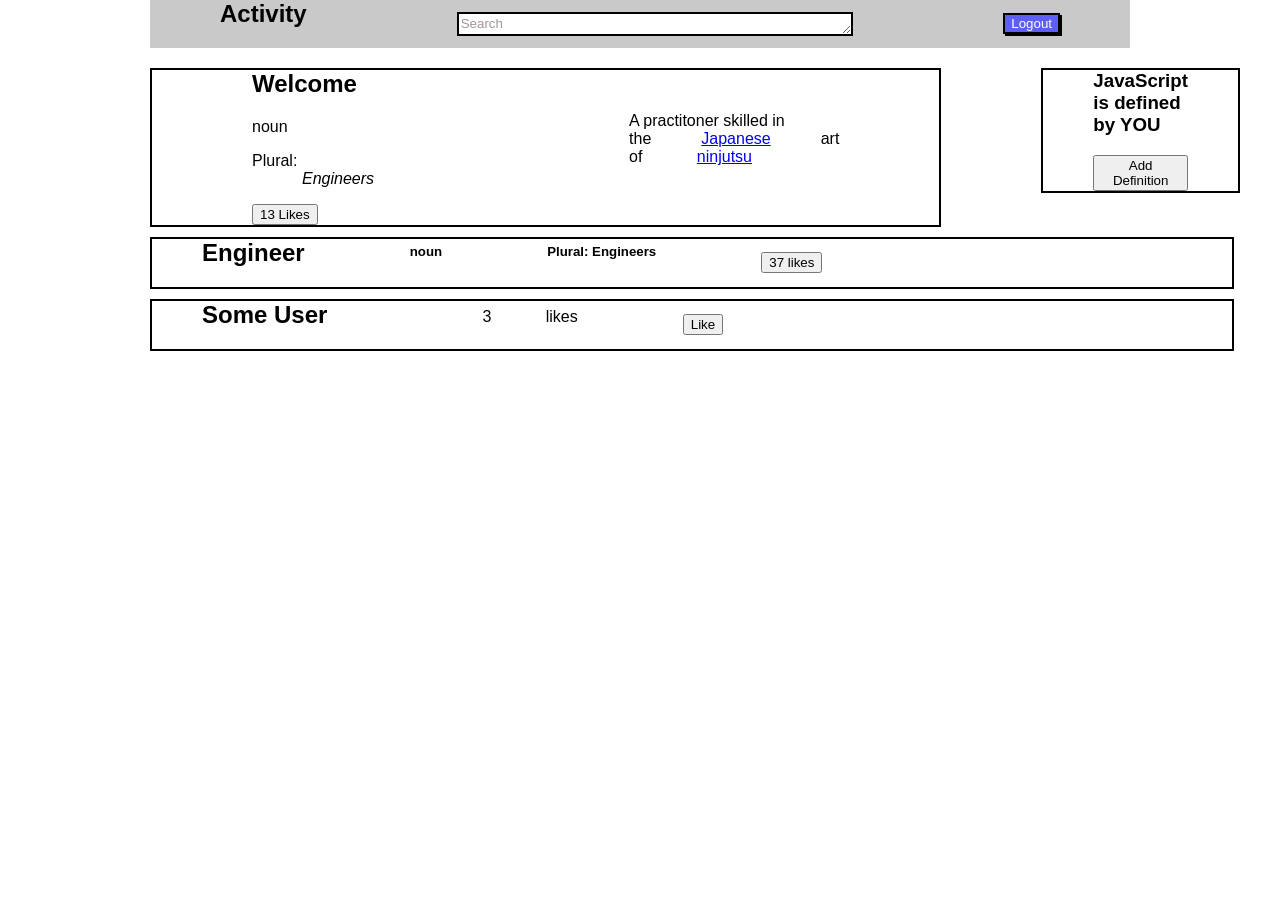
<file: Activity/index.html>
<!DOCTYPE html>
<html lang="en">

<head>
    <meta charset="UTF-8">
    <meta name="viewport" content="width=device-width, initial-scale=1.0">
    <title>Activity</title>
    <link rel="stylesheet" href="style.css">
    <script src="main.js" defer></script>
</head>

<body>
    <nav>
        <h1 class="activity">Activity</h1>
        <textarea class="search" style="height: 16px; width: 558px;">Search</textarea>
        <button class="logout">Logout</button>
    </nav>
    
    <div class="container">
        <div class="left-box">
            <div class="welcome-box">
                <h2 class="welcome">Welcome</h2>
                <p class="part-of-speech">noun</p>
                <p class="plural">Plural: <em>Engineers</em></p>
                <button class="13-likes">13 Likes</button>
            </div>
            <div class="first-card-left">
                <p class="practitoner-skilled">A practitoner skilled in the<a href="#">Japanese</a>art of <a href="#">ninjutsu</a></p>
            </div>
        </div>
        <div class="right-box">
            <h3 class="javascript">JavaScript is defined by YOU</h3>
            <button class="add-definition">Add Definition</button>
        </div>
    </div>
    <div class="seconed-box">
        <h2>Engineer</h2>
        <h5>noun</h5>
        <h5>Plural: Engineers</h5>
        <button class="engineer-btn" onclick="alert('you clicked this button')">37 likes</button>
    </div>
    <div class="third-box">
        <h2>Some User</h2>
        <p><span id="likes">3</span> likes</p>
        <button class="some-user-btn" onclick="addLike(this)">Like</button>
    </div>

</body>

</html>
</file>
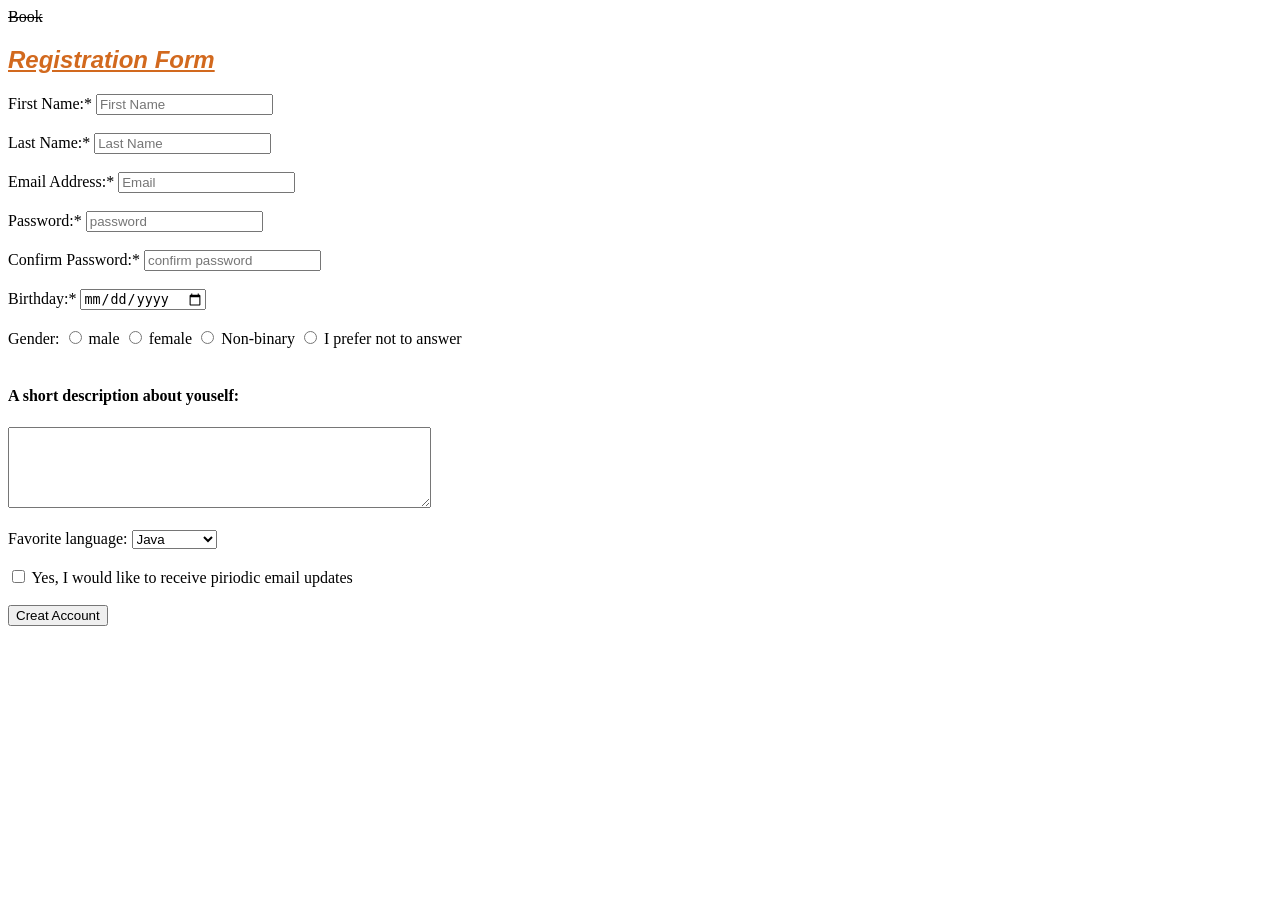
<file: Form.html>
<!DOCTYPE html>
<html lang="en">

<head>
    <meta charset="UTF-8">
    <meta name="viewport" content="width=device-width, initial-scale=1.0">
    <title>Registration Form</title>
    <link rel="stylesheet" href="formStyle.css">
    
</head>
<body>
    <del>Book</del>
    <form action="">
        <h2 class="Registration">Registration Form</h2>
        <div>
            <label for="First_Name" id="First_Name">First Name:* </label>
            <input type="text" placeholder="First Name" required>
        </div>
        <br>
        <div>
            <label for="Last_Name" id="Last_Name">Last Name:* </label>
            <input type="text" placeholder="Last Name" required>
        </div>
        <br>
        <div>
            <label for="email" id="email">Email Address:* </label>
            <input type="email" placeholder="Email" required>
        </div>
        <br>
        <div>
            <label for="password" id="password">Password:* </label>
            <input type="password" placeholder="password" required>
        </div>
        <br>
        <div>
            <label for="confirm password" id="confirm password">Confirm Password:* </label>
            <input type="password" placeholder="confirm password" required>
        </div>
        <br>
        <div>
            <label for="birthday" id="birthday">Birthday:* </label>
            <input type="date" placeholder="birthday" required>
        </div>
        <br>
        <div>
            <label for="gender identify" id="gender_identify">Gender:</label>
            <input type="radio" name="gender" id="male">
            <label for="male">male</label>
            <input type="radio" name="gender" id="female">
            <label for="female">female</label>
            <input type="radio" name="gender" id="not">
            <label for="not">Non-binary</label>
            <input type="radio" name="gender" id="not answer">
            <label for="not answer">I prefer not to answer</label>
        </div>
        <br>
        <div>
            <h4>A short description about youself: </h4>
            <textarea name="comment" id="comment" cols="50" rows="5"></textarea required>
        </div>
        <br>
        <div>
            <label for="fav-lang">Favorite language:</label>
            <select id="fav-lang" name="favorite_language">
            <option value="java" selected>Java</option>
            <option value="python">Python</option>
            <option value="c++">C++</option>
            <option value="javascript">JavaScript</option>
            </select>
        </div>
        <br>
        <div>
            <input type="checkbox" name="approve" id="approve">
            <label for="approve">Yes, I would like to receive piriodic email updates</label>
        </div>
        <br>
        <div class="raghad"></div>
        <button>Creat Account</button>
    </form>
    
</body>
</html>
</file>
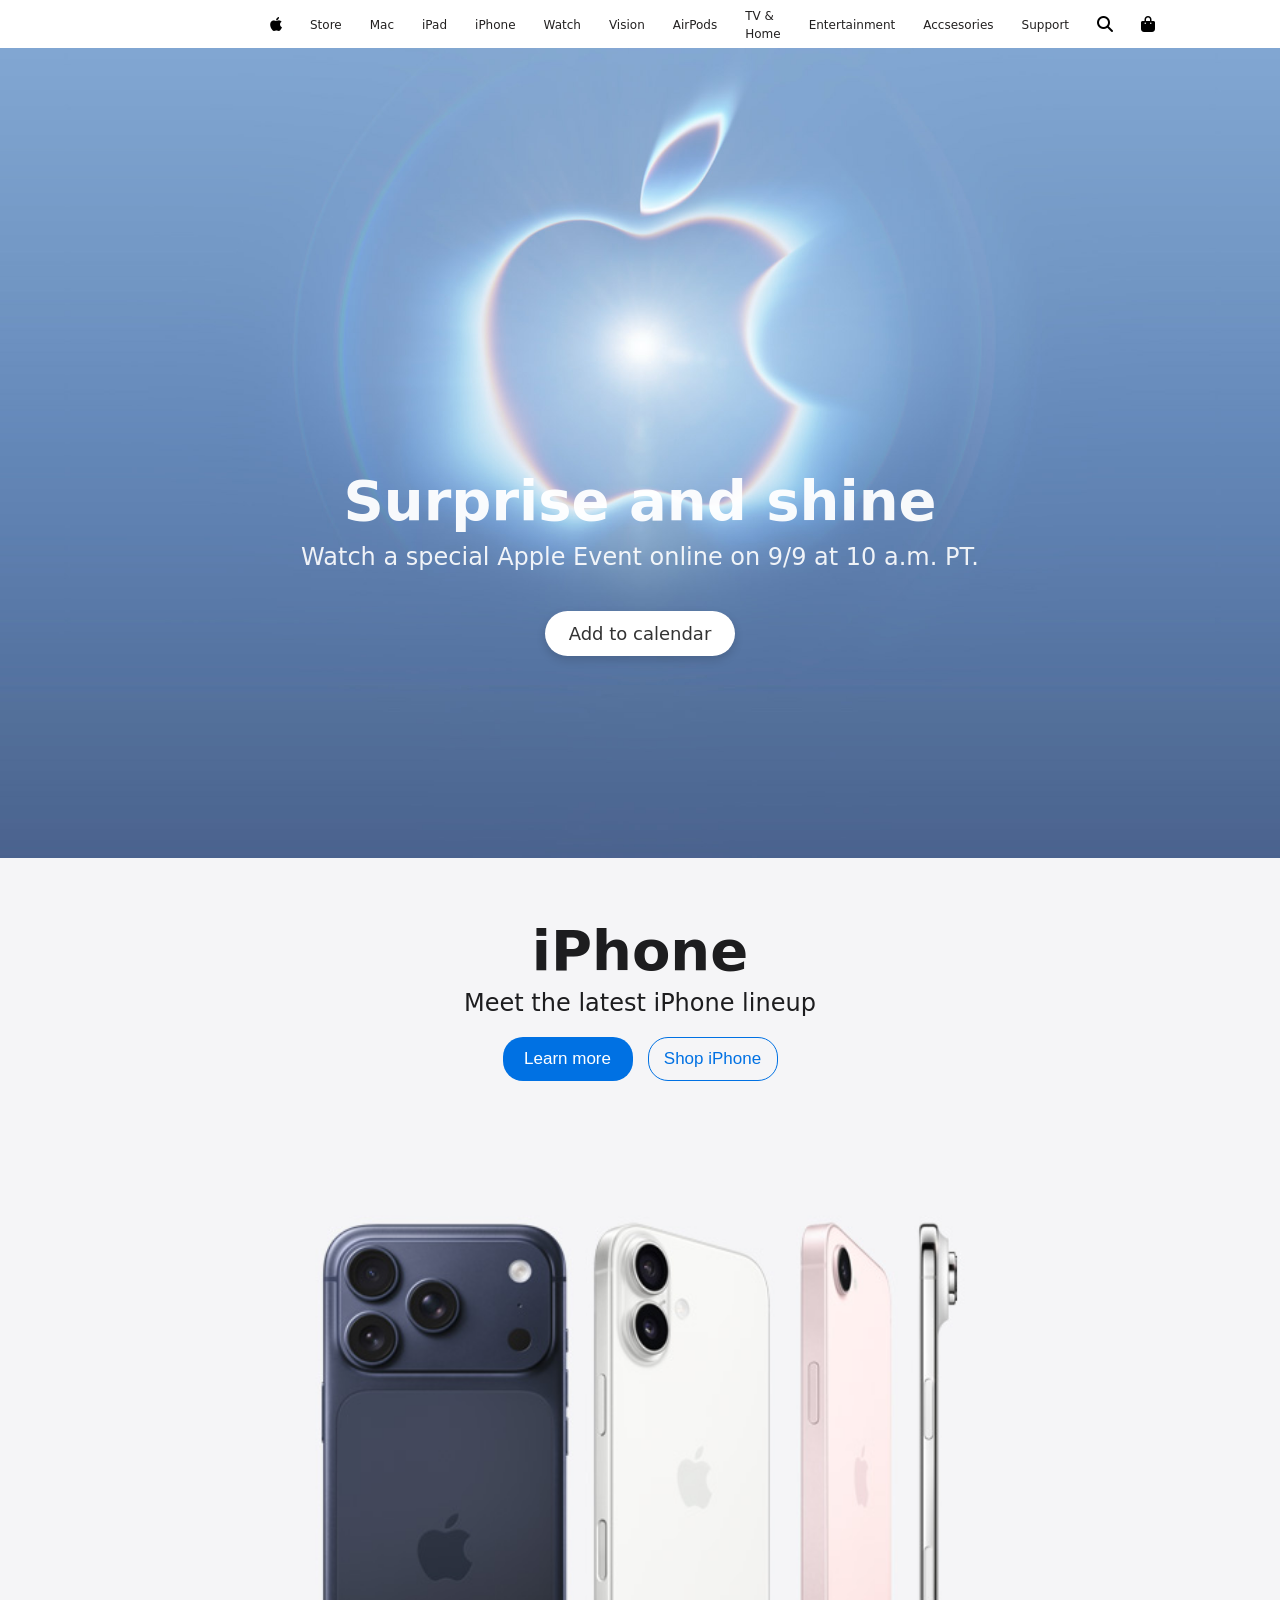
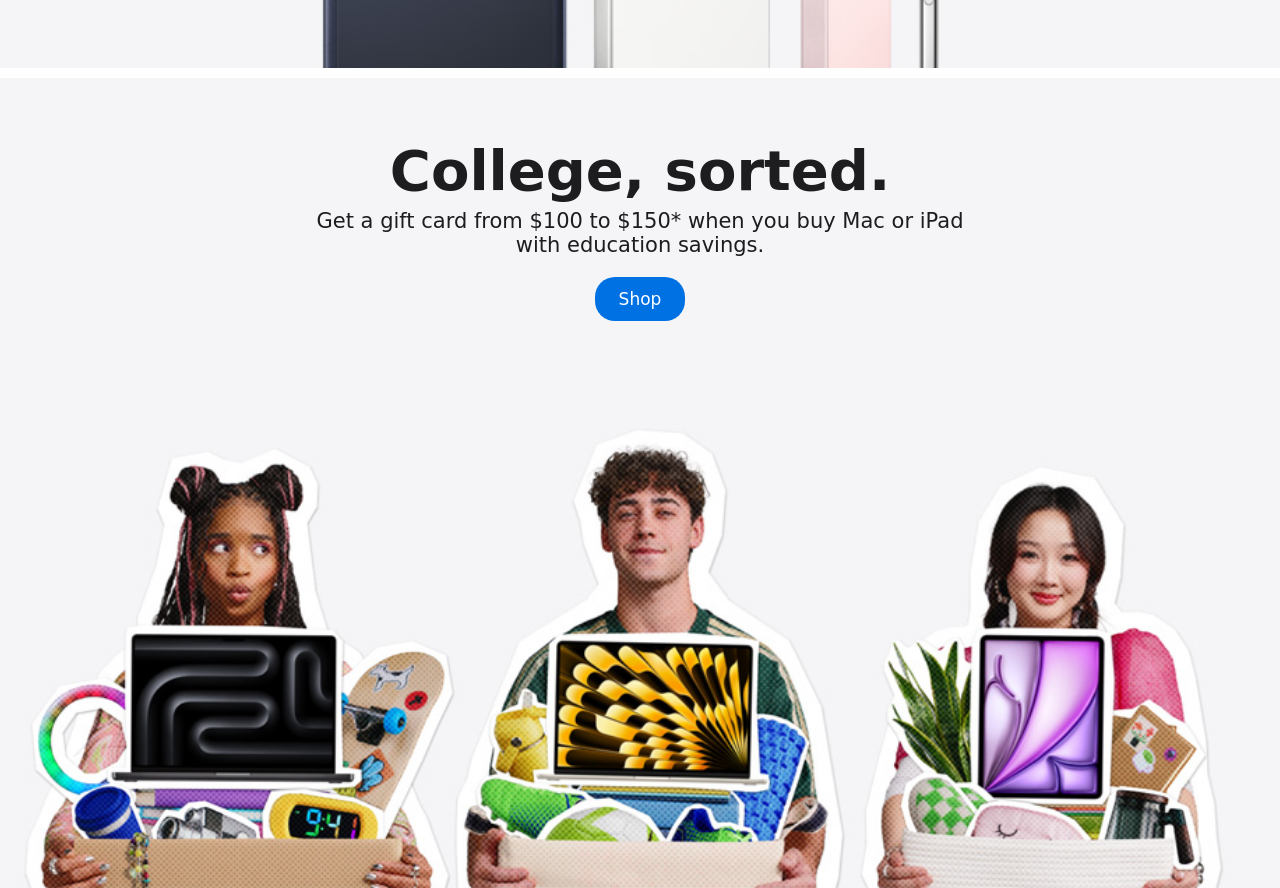
<file: Apple Website/apple.html>
<!DOCTYPE html>
<html lang="en">

<head>
    <meta charset="UTF-8">
    <meta name="viewport" content="width=device-width, initial-scale=1.0">
    <title>Apple</title>
    <link rel="stylesheet" href="apple.css">
    <link rel="stylesheet" href="https://cdnjs.cloudflare.com/ajax/libs/font-awesome/6.5.1/css/all.min.css">
    <script src="apple.js" defer></script>
</head>

<body>
    <nav>
        <i class="fa-brands fa-apple"></i>
        <div class="store-container">
            <a class="nav-links" href="store.html">Store</a>
            <div class="store-menu" style="display: none;">
                <div class="shop-container">
                    <h6 class="shop">Shop</h6>
                    <div class="shop-list">
                        <a href="">Shop the Latest</a>
                        <a href="">Mac</a>
                        <a href="">iPad</a>
                        <a href="">iPhone</a>
                        <a href="">Apple Watch</a>
                        <a href="">Apple Vision Pro</a>
                        <a href="">AirPods</a>
                        <a href="" class="last-line">Accsesories</a>
                    </div>
                </div>
                <div class="quick-links-container">
                    <h6 class="quick-links">Quick Links</h6>
                    <div class="quick-links-list">
                        <a href="">Find a Store</a>
                        <a href="">Order Status</a>
                        <a href="">Apple Upgrade</a>
                        <a href="">Apple Trade In</a>
                        <a href="">Financing</a>
                        <a href="">Personal Setup</a>
                        <a href="">College Student Offer</a>
                    </div>
                </div>
                <div class="shop-special-stores-container">
                    <h6 class="shop-special-stores">Shop Special Stores</h6>
                    <div class="shop-special-stores-list">
                        <a href="">Certified Refurbished</a>
                        <a href="">Education</a>
                        <a href="">Business</a>
                        <a href="">Veterans and Military</a>
                        <a href="">Government</a>
                    </div>
                </div>
            </div>
        </div>

        <div class="mac-container">
            <a class="nav-links" href="">Mac</a>
            <div class="mac-menu" style="display: none;">
                <div class="explore-mac-container">
                    <h6 class="explore-mac">Explore Mac</h6>
                    <div class="explore-mac-list">
                        <a href="">Explore All Mac</a>
                        <a href="">MacBook Neo</a>
                        <a href="">MacBook Air</a>
                        <a href="">MacBook Pro</a>
                        <a href="">iMac</a>
                        <a href="">Mac mini</a>
                        <a href="">Mac Studio</a>
                        <a href="">Displays</a>
                        <a href="" class="top-word small-word">Compare Mac</a>
                        <a href="" class="small-word last-line">Switch from PC to Mac</a>
                    </div>
                </div>
                <div class="shop-mac-container">
                    <h6 class="shop-mac">Shop Mac</h6>
                    <div class="shop-mac-list">
                        <a href="">Shop Mac</a>
                        <a href="">Help Me Choose</a>
                        <a href="">Mac Accsesories</a>
                        <a href="">Apple Upgrade</a>
                        <a href="">Apple Trade In</a>
                        <a href="">Financing</a>
                        <a href="">Personal Setup</a>
                        <a href="">College Student Offer</a>
                    </div>
                </div>
                <div class="more-from-mac-container">
                    <h6 class="more-from-mac">More from Mac</h6>
                    <div class="more-from-mac-list">
                        <a href="">Mac Support</a>
                        <a href="">AppleCare</a>
                        <a href="">macOS 27 Preview</a>
                        <a href="">Apple Intelligence and Siri</a>
                        <a href="">Apps by Apple</a>
                        <a href="">Apple Creator Studio</a>
                        <a href="">Better with iPhone</a>
                        <a href="">iCloud+</a>
                        <a href="">Mac for Business</a>
                        <a href="">Education</a>
                        <a href="">Apple at Work</a>
                    </div>
                </div>
            </div>
        </div>

        <div class="ipad-container">
            <a class="nav-links" href="">iPad</a>
            <div class="ipad-menu" style="display: none;">
                <div class="explore-ipad-container">
                    <h6 class="explore-ipad">Explore iPad</h6>
                    <div class="explore-ipad-list">
                        <a href="">Explore All iPad</a>
                        <a href="">iPad Pro</a>
                        <a href="">iPad Air</a>
                        <a href="">iPad</a>
                        <a href="">iPad mini</a>
                        <a href="">Apple Pencil</a>
                        <a href="">Keyboards</a>
                        <a href="" class="last-line top-word small-word">Compare iPad</a>
                    </div>
                </div>
                <div class="shop-ipad-container">
                    <h6 class="shop-ipad">Shop iPad</h6>
                    <div class="shop-ipad-list">
                        <a href="">shop iPad</a>
                        <a href="">iPad Accsesories</a>
                        <a href="">Apple Upgrade</a>
                        <a href="">Apple Trade In</a>
                        <a href="">Financing</a>
                        <a href="">Personal Setup</a>
                        <a href="">College Student Offer</a>
                    </div>
                </div>
                <div class="more-from-ipad-container">
                    <h6 class="more-from-ipad">More from iPad</h6>
                    <div class="more-from-ipad-list">
                        <a href="">iPad Support</a>
                        <a href="">AppleCare</a>
                        <a href="">iPadOS 27 Preview</a>
                        <a href="">Apple Intelligence and Siri</a>
                        <a href="">Apps by Apple</a>
                        <a href="">Apple Creator Studio</a>
                        <a href="">iCloud+</a>
                        <a href="">Education</a>
                        <a href="">Apple at Work</a>
                    </div>
                </div>
            </div>
        </div>

        <div class="iphone-container">
            <a class="nav-links" href="">iPhone</a>
            <div class="iphone-menu" style="display: none;">
                <div class="explore-iphone-container">
                    <h6 class="explore-iphone">Explore iPhone</h6>
                    <div class="explore-iphone-list">
                        <a href="">Explore All iPhone</a>
                        <a href="">iPhone 17 Pro</a>
                        <a href="">iPhone Air</a>
                        <a href="">iPhone 17</a>
                        <a href="">iPhone 17e</a>
                        <a href="">iPhone 16</a>
                        <a href="" class="top-word small-word">Compare iPhone</a>
                        <a href="" class="last-line small-word">Switch from Android</a>
                    </div>
                </div>
                <div class="shop-iphone-container">
                    <h6 class="shop-iphone">Shop iPhone</h6>
                    <div class="shop-iphone-list">
                        <a href="">Shop iPhone</a>
                        <a href="">iPhone Accessories</a>
                        <a href="">Apple Upgrade</a>
                        <a href="">Apple Trade In</a>
                        <a href="">Carrier Deals at Apple</a>
                        <a href="">Financing</a>
                        <a href="">Personal Setup</a>
                    </div>
                </div>
                <div class="more-from-iphone-container">
                    <h6 class="more-from-iphone">More from iPhone</h6>
                    <div class="more-from-iphone-list">
                        <a href="">iPhone Support</a>
                        <a href="">AppleCare</a>
                        <a href="">iOS 27 Preview</a>
                        <a href="">Apple Intelligence and Siri</a>
                        <a href="">Apps by Apple</a>
                        <a href="">iPhone Privacy</a>
                        <a href="">Better with Mac</a>
                        <a href="">iCloud+</a>
                        <a href="">Wallet, Pay, Card</a>
                        <a href="">Apple at Work</a>
                    </div>
                </div>
            </div>
        </div>

        <div class="watch-container">
            <a class="nav-links" href="">Watch</a>
            <div class="watch-menu" style="display: none;">
                <div class="explore-watch-container">
                    <h6 class="explore-watch">Explore Watch</h6>
                    <div class="explore-watch-list">
                        <a href="">Explore All Apple Watch</a>
                        <a href="">Apple Watch Series 11</a>
                        <a href="">Apple Watch SE 3</a>
                        <a href="">Apple Watch Ultra 3</a>
                        <a href="">Apple Watch Nike</a>
                        <a href="">Apple Watch Hermes</a>
                        <a href="" class="top-word small-word">Compare Watch</a>
                        <a href="" class="last-line small-word">Why Apple Watch</a>
                    </div>
                </div>
                <div class="shop-watch-container">
                    <h6 class="shop-watch">Shop Watch</h6>
                    <div class="shop-watch-list">
                        <a href="">Shop Apple Watch</a>
                        <a href="">Apple Watch Bands</a>
                        <a href="">Apple Watch Accsesories</a>
                        <a href="">Apple Upgrade</a>
                        <a href="">Apple Trade In</a>
                        <a href="">Financing</a>
                        <a href="">Personal Setup</a>
                    </div>
                </div>
                <div class="more-from-watch-container">
                    <h6 class="more-from-watch">More from Watch</h6>
                    <div class="more-from-watch-list">
                        <a href="">Apple Watch Support</a>
                        <a href="">AppleCare</a>
                        <a href="">watchOS 27 Preview</a>
                        <a href="">Apple Watch For Your Kids</a>
                        <a href="">Apps by Apple</a>
                        <a href="">Apple Fitness+</a>
                        <a href="">Education</a>
                    </div>
                </div>
            </div>
        </div>
        <div class="vision-container">
            <a class="nav-links" href="">Vision</a>
            <div class="vision-menu" style="display: none;">
                <div class="explore-vision-container">
                    <h6 class="explore-vision">Explore Vision</h6>
                    <div class="explore-vision-list">
                        <a href="">Explore Apple Vision Pro</a>
                        <a href="" class="top-word small-word">Tech Specs</a>
                    </div>
                </div>
                <div class="shop-vision-container">
                    <h6 class="shop-vision">Shop Vision</h6>
                    <div class="shop-vision-list">
                        <a href="">Shop Apple Vision Pro</a>
                        <a href="">Apple Vision Pro Accessories</a>
                        <a href="">Book a Demo</a>
                        <a href="">Financing</a>
                        <a href="" class="last-line">Personal Setup</a>
                    </div>
                </div>
                <div class="more-from-vision-container">
                    <h6 class="more-from-vision">More from Vision</h6>
                    <div class="more-from-vision-list">
                        <a href="">Apple Vision Pro Support</a>
                        <a href="">AppleCare</a>
                        <a href="">visionOS 27 Preview</a>
                        <a href="">Apple Vision Pro for Enterprise</a>
                    </div>
                </div>
            </div>
        </div>

        <div class="airpods-container">
            <a class="nav-links" href="">AirPods</a>
            <div class="airpods-menu" style="display: none;">
                <div class="explore-airpods-container">
                    <h6 class="explore-airpods">Explore AirPods</h6>
                    <div class="explore-airpods-list">
                        <a href="">Explore All AirPods</a>
                        <a href="">AirPods 4</a>
                        <a href="">AirPods Pro 3</a>
                        <a href="">AirPods Max 2</a>
                        <a href="" class="last-line top-word small-word">Compare AirPods</a>
                    </div>
                </div>
                <div class="shop-airpods-container">
                    <h6 class="shop-airpods">Shop AirPods</h6>
                    <div class="shop-airpods-list">
                        <a href="">Shop AirPods</a>
                        <a href="">AirPods Accessories</a>
                    </div>
                </div>
                <div class="more-from-airpods-container">
                    <h6 class="more-from-airpods">More from AirPods</h6>
                    <div class="more-from-airpods-list">
                        <a href="">AirPods Support</a>
                        <a href="">AppleCare</a>
                        <a href="">Hearing Health</a>
                        <a href="">Apple Music</a>
                        <a href="">Apple Fitness+</a>
                    </div>
                </div>
            </div>
        </div>

        <div class="tvhome-container">
            <a class="nav-links" href="">TV & Home</a>
            <div class="tvhome-menu" style="display: none;">
                <div class="explore-tv&home-container">
                    <h6 class="explore-tvhome">Explore TV & Home</h6>
                    <div class="explore-tvhome-list">
                        <a href="">Explore TV & Home</a>
                        <a href="">Apple TV 4K</a>
                        <a href="">HomePod</a>
                        <a href="">HomePod mini</a>
                    </div>
                </div>
                <div class="shop-tvhome-container">
                    <h6 class="shop-tvhome">Shop TV & Home</h6>
                    <div class="shop-tvhome-list">
                        <a href="">Shop Apple TV 4K</a>
                        <a href="">Shop HomePod</a>
                        <a href="">Shop HomePod mini</a>
                        <a href="">Shop Siri Remote</a>
                        <a href="">TV & Home Accessories</a>
                    </div>
                </div>
                <div class="more-from-tvhome-container">
                    <h6 class="more-from-tvhome">More from TV & Home</h6>
                    <div class="more-from-tvhome-list">
                        <a href="">Apple TV Support</a>
                        <a href="">HomePod Support</a>
                        <a href="">AppleCare for Apple TV</a>
                        <a href="">AppleCare for HomePod</a>
                        <a href="">Apple TV app</a>
                        <a href="">Apple TV</a>
                        <a href="">Home app</a>
                        <a href="">Apple Music</a>
                        <a href="" class="last-line">AirPlay</a>
                    </div>
                </div>
            </div>
        </div>

        <div class="entertainment-container">
            <a class="nav-links" href="">Entertainment</a>
            <div class="entertainment-menu" style="display: none;">
                <div class="explore-entertainment-container">
                    <h6 class="explore-entertainment">Explore Entertainment</h6>
                    <div class="explore-entertainment-list">
                        <a href="">Explore Entertainment</a>
                        <a href="">Apple One</a>
                        <a href="">Apple TV</a>
                        <a href="">Apple Music</a>
                        <a href="">Apple Arcade</a>
                        <a href="">Apple Fitness+</a>
                        <a href="">Apple News+</a>
                        <a href="">Apple Podcasts</a>
                        <a href="">Apple Books</a>
                        <a href="" class="last-line">App Store</a>
                    </div>
                </div>
                <div class="support-container">
                    <h6 class="support">Support</h6>
                    <div class="support-list">
                        <a href="">Apple TV Support</a>
                        <a href="">Apple Music Support</a>
                    </div>
                </div>
            </div>
        </div>

        <div class="accessories-container">
            <a class="nav-links" href="">Accsesories</a>
            <div class="accessories-menu" style="display: none;">
                <div class="shop-by-product-container">
                    <h6 class="shop-by-product">Shop by Product</h6>
                    <div class="shop-by-product-list">
                        <a href="">Shop All Accessories</a>
                        <a href="">iPhone</a>
                        <a href="">iPad</a>
                        <a href="">Mac</a>
                        <a href="">Apple Watch</a>
                        <a href="">Apple Vision Pro</a>
                        <a href="">AirPods</a>
                        <a href="">TV & Home</a>
                        <a href="">AirTag</a>
                        <a href="" class="last-line">Beats</a>
                    </div>
                </div>
                <div class="shop-by-category-container">
                    <h6 class="shop-by-category">Shop by Category</h6>
                    <div class="shop-by-category-list">
                        <a href="">Headphones & Speakers</a>
                        <a href="">Chargers & Adapters</a>
                        <a href="">Smart Home Essentials</a>
                        <a href="">Cases & Protection</a>
                        <a href="">Content Creation</a>
                        <a href="">Gaming</a>
                        <a href="">Hard Drives & Storage</a>
                        <a href="">Mice & Keyboards</a>
                        <a href="">Health & Fitness</a>
                        <a href="">Office Accessories</a>
                        <a href="">Software</a>
                    </div>
                </div>
                <div class="more-to-explore-container">
                    <h6 class="more-to-explore">More to Explore</h6>
                    <div class="more-to-explore-list">
                        <a href="">New Arrivals</a>
                        <a href="">Made by Apple</a>
                        <a href="">Accessibility</a>
                        <a href="">Assistive Technologies</a>
                    </div>
                </div>
            </div>
        </div>

        <div class="support-big-container">
            <a class="nav-links" href="">Support</a>
            <div class="support-menu" style="display: none;">
                <div class="explore-support-container">
                    <h6 class="explore-support">Explore Support</h6>
                    <div class="explore-support-list">
                        <a href="">iPhone</a>
                        <a href="">Mac</a>
                        <a href="">iPad</a>
                        <a href="">Watch</a>
                        <a href="">Apple Vision Pro</a>
                        <a href="">AirPods</a>
                        <a href="">Music</a>
                        <a href="">TV</a>
                        <a href="" class="last-line top-word small-word">Explore Support</a>
                    </div>
                </div>
                <div class="get-help-container">
                    <h6 class="get-help">Get Help</h6>
                    <div class="get-help-list">
                        <a href="">Community</a>
                        <a href="">Check Coverage</a>
                        <a href="">Genius Bar</a>
                        <a href="">Repair</a>
                    </div>
                </div>
                <div class="helpful-topics-container">
                    <h6 class="helpful-topics">Helpful Topics</h6>
                    <div class="helpful-topics-list">
                        <a href="">Get AppleCare</a>
                        <a href="">Apple Account and Password</a>
                        <a href="">Billing & Subscriptions</a>
                        <a href="">Accessibility</a>
                    </div>
                </div>
            </div>
        </div>
        <i class="fa-solid fa-magnifying-glass"></i>
        <i class="fa-solid fa-bag-shopping"></i>
    </nav>
    <div class="first-container">
        <img id="img-one" src="images/hero_apple_event_september_2026__fkq1w4m2h2eu_large_2x.jpg" alt="">
        <h1 id="surprise-and-shine">Surprise and shine</h1>
        <p id="apple-event">Watch a special Apple Event online on 9/9 at 10 a.m. PT.</p>
        <div class="add-to-calender-btn-container">
            <button class="add-to-calender-btn">Add to calendar</button>
        </div>
    </div>
    <div class="start">
        <img id="img-two" src="images/hero_iphone_family__be5jkzxszb1e_large.jpg" alt="">
        <h1 id="iphone">iPhone</h1>
        <p id="ads-sen">Meet the latest iPhone lineup</p>
        <div class="button">
            <button id="btn-learn-more">Learn more</button>
            <button id="btn-shop-iphone">Shop iPhone</button>
        </div>
    </div>
    <div class="space"></div>
    <div class="second">
        <img id="img-three" src="images/hero_back_to_school_2026__cz07tzsg14sy_large.jpg" alt="">
        <h1 id="college">College, sorted.</h1>
        <p id="gift-card">Get a gift card from $100 to $150* when you buy Mac or iPad with education savings.</p>
        <button id="btn-shop" class="button">Shop</button>
    </div>


</body>

</html>
</file>
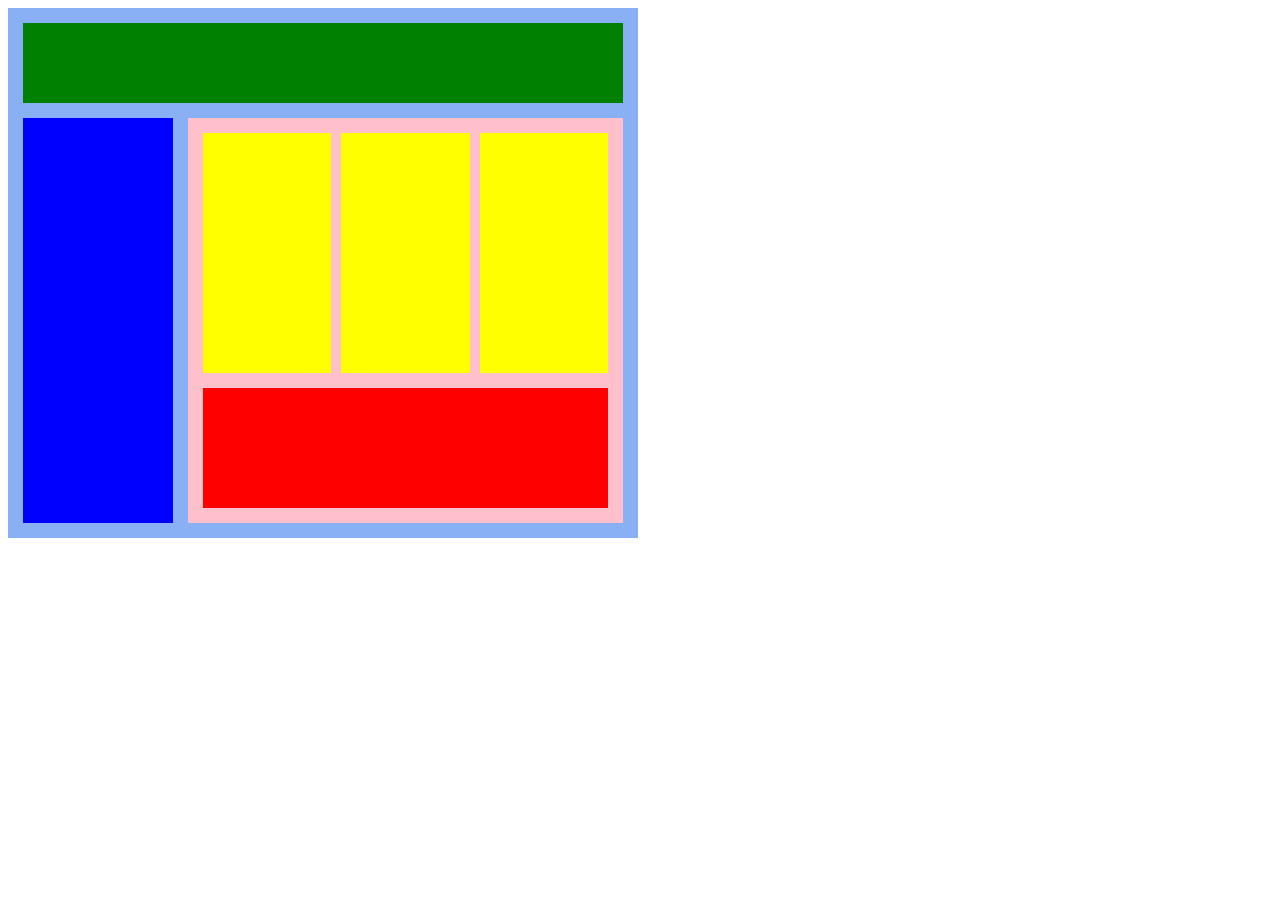
<file: Box-Activity/with-flex.html>
<!DOCTYPE html>
<html lang="en">
<head>
    <meta charset="UTF-8">
    <meta name="viewport" content="width=device-width, initial-scale=1.0">
    <title>Flex Method</title>
    <link rel="stylesheet" href="with-flex.css">
</head>
<body>
    <div class="baby-blue-box">
        <div class="green-box"></div>
        <div class="blue-pink-container">
            <div class="blue-box"></div>
            <div class="pink-box">
                <div class="yellow-container">
                    <div class="yellow-box"></div>
                    <div class="yellow-box"></div>
                    <div class="yellow-box"></div>
                </div>
                <div class="red-box"></div>
            </div>
        </div>
    </div>
    
</body>
</html>
</file>
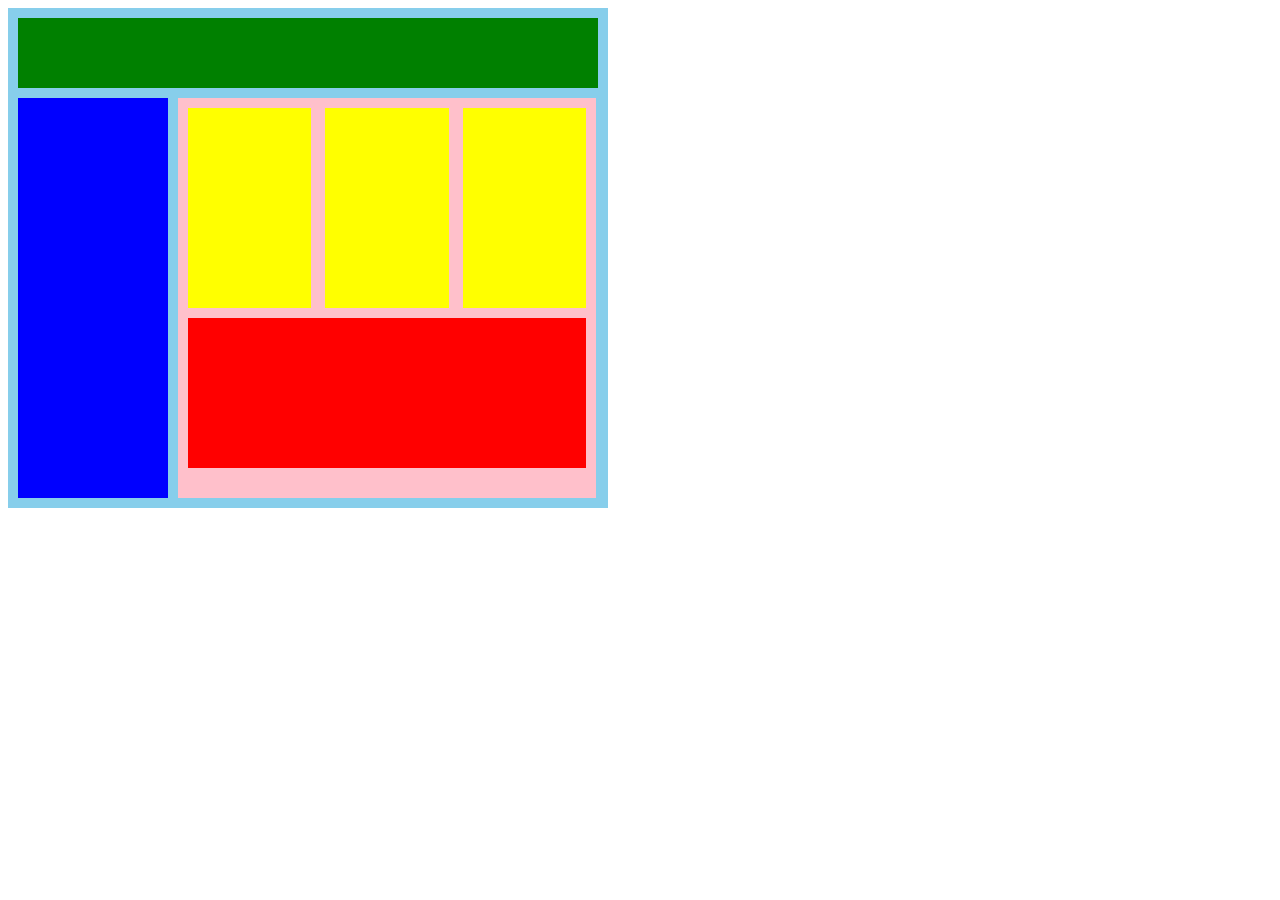
<file: Box-Activity/with-inline.html>
<!DOCTYPE html>
<html lang="en">
<head>
    <meta charset="UTF-8">
    <meta name="viewport" content="width=device-width, initial-scale=1.0">
    <title>Inline Method</title>
    <link rel="stylesheet" href="with-inline.css">
</head>
<body>
    <div class="baby-blue-box">
        <div class="green-box"></div>
        <div class="blue-pink-container">
            <div class="blue-box"></div>
            <div class="pink-box">
                <div class="yellow-container">
                    <div class="yellow-box"></div>
                    <div class="yellow-box"></div>
                    <div class="yellow-box"></div>
                </div>
                <div class="red-box"></div>
            </div>
        </div>
    </div>
    
</body>
</html>
</file>
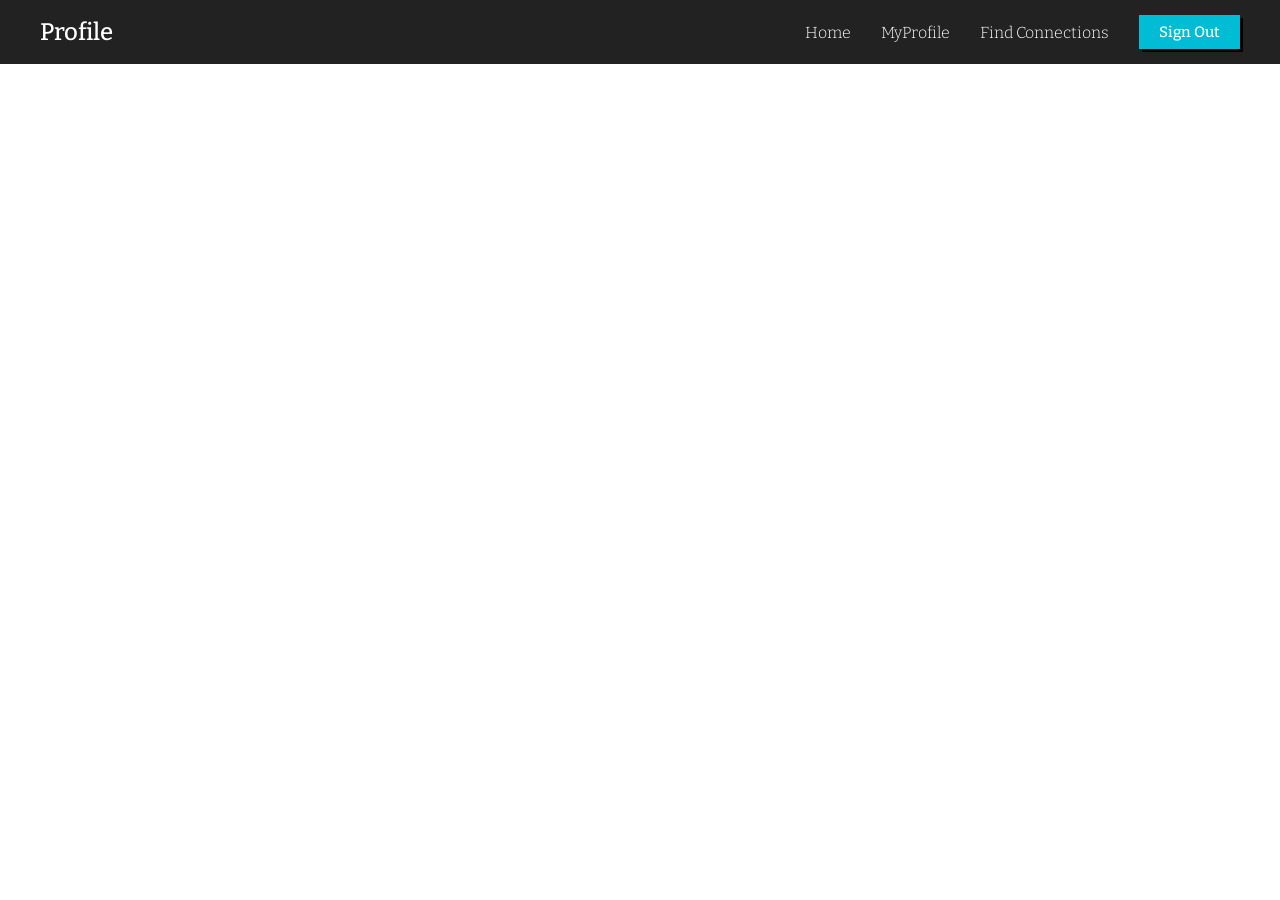
<file: css-task/navBar.html>
<!DOCTYPE html>
<html lang="en">
<head>
    <meta charset="UTF-8">
    <meta name="viewport" content="width=device-width, initial-scale=1.0">
    <title>NavBar</title>
    <link rel="stylesheet" href="navBar.css">
<link rel="preconnect" href="https://fonts.googleapis.com">
<link rel="preconnect" href="https://fonts.gstatic.com" crossorigin>
<link href="https://fonts.googleapis.com/css2?family=Bitter:ital,wght@0,100..900;1,100..900&display=swap" rel="stylesheet">
</head>
<body>
    <nav>
    <h1>Profile</h1>
    <div id="part">
    <a class="home" href="">Home</a>
    <a class="MyProfile" href="">MyProfile</a>
    <a class="find-connections" href="">Find Connections</a>
    </div>
    <button class="sign-out">Sign Out</button>
    </nav>
</body>
</html>
</file>
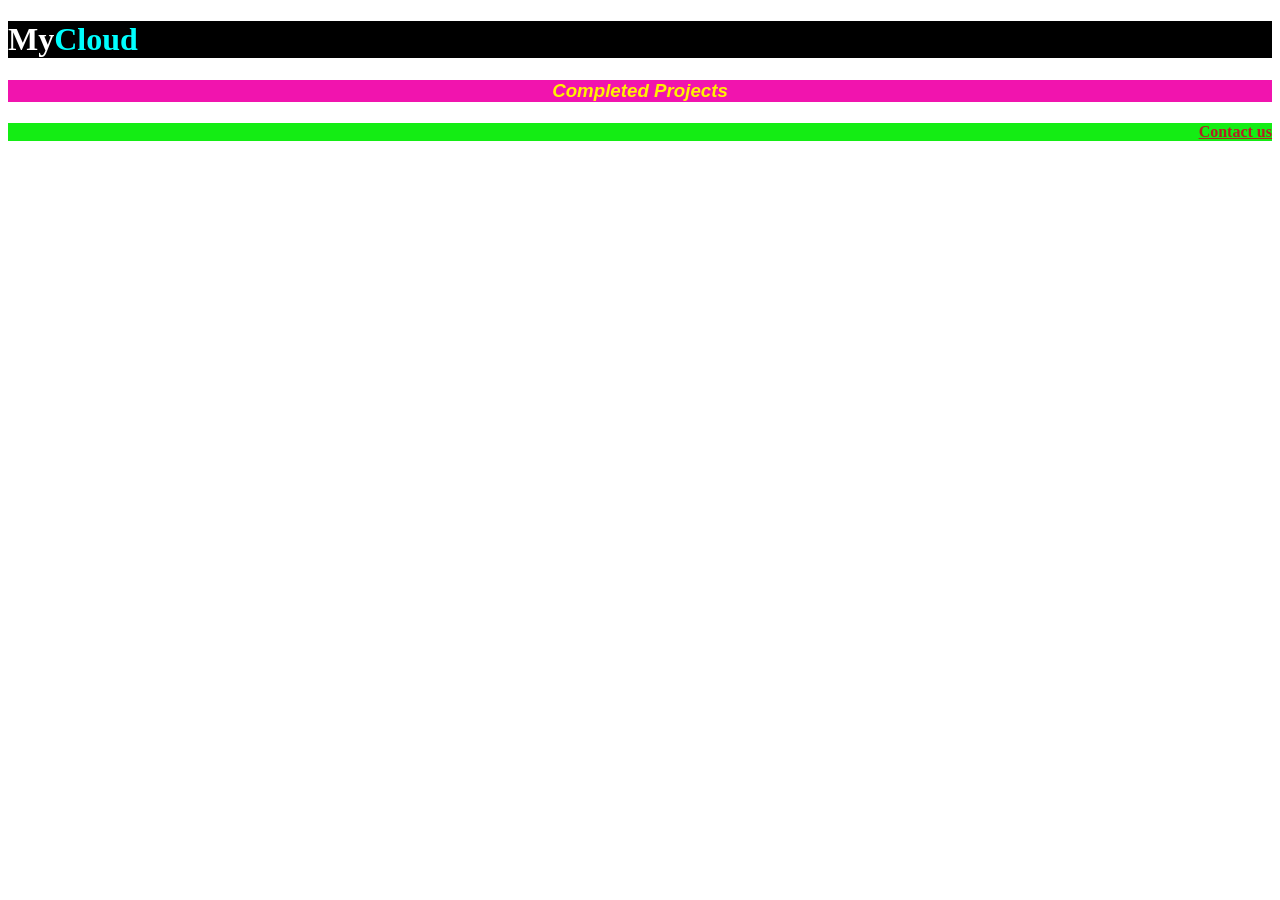
<file: css-task/task1.html>
<!DOCTYPE html>
<html lang="en">
<head>
    <meta charset="UTF-8">
    <meta name="viewport" content="width=device-width, initial-scale=1.0">
    <title>Task 1</title>
    <link rel="stylesheet" href="task1style.css">
</head>
<body>
    <h1>My<span>Cloud</span></h1>
    <h3>Completed Projects</h3>
    <h4>Contact us</h4>

    
</body>
</html>
</file>
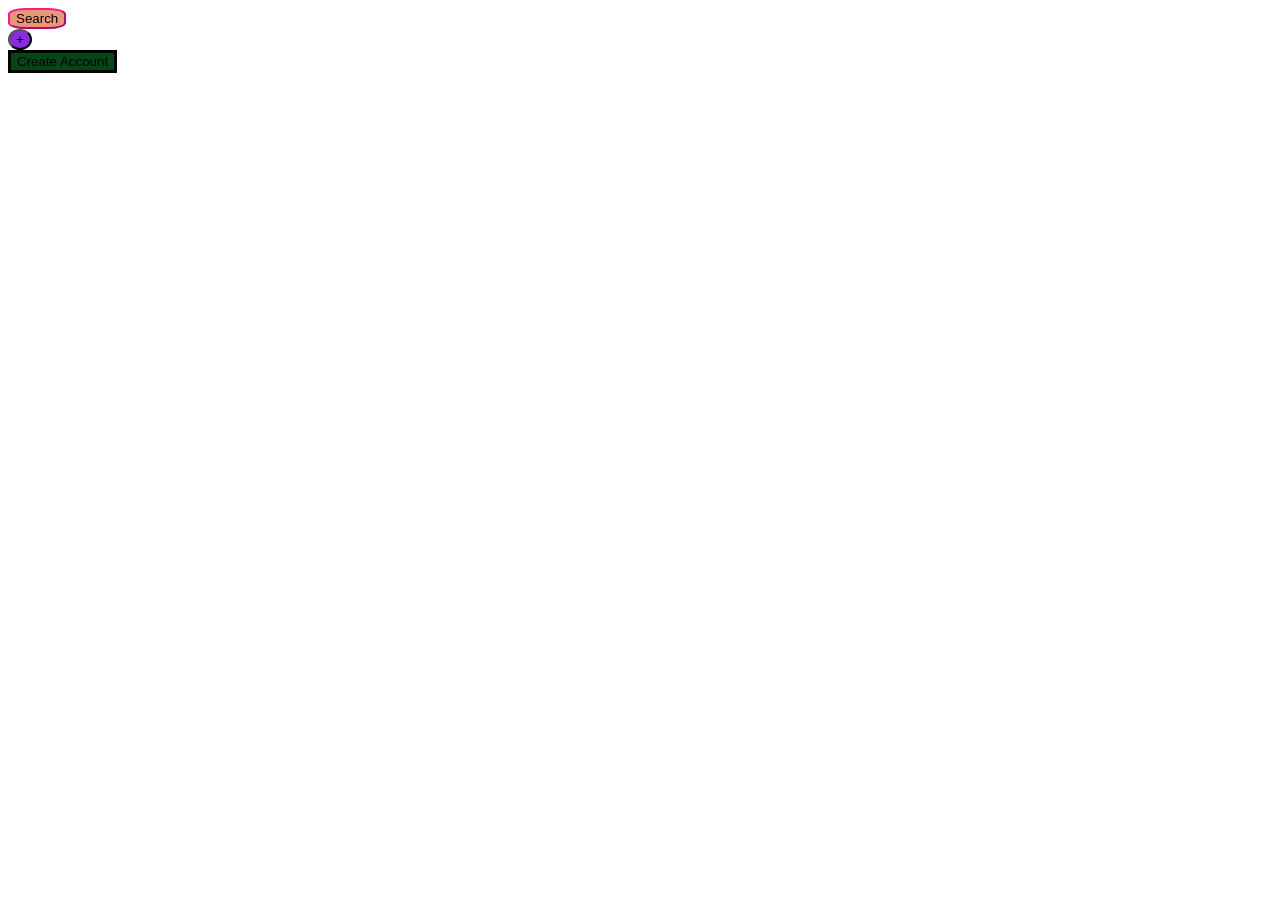
<file: css-task/task2.html>
<!DOCTYPE html>
<html lang="en">
<head>
    <meta charset="UTF-8">
    <meta name="viewport" content="width=device-width, initial-scale=1.0">
    <title>Task 2</title>
    <link rel="stylesheet" href="task2.css">
</head>
<body>
    <button id="button1">Search</button>
    <br>
    <button id="button2">+</button>
    <br>
    <button id="button3">Create Account</button>
    
</body>
</html>
</file>
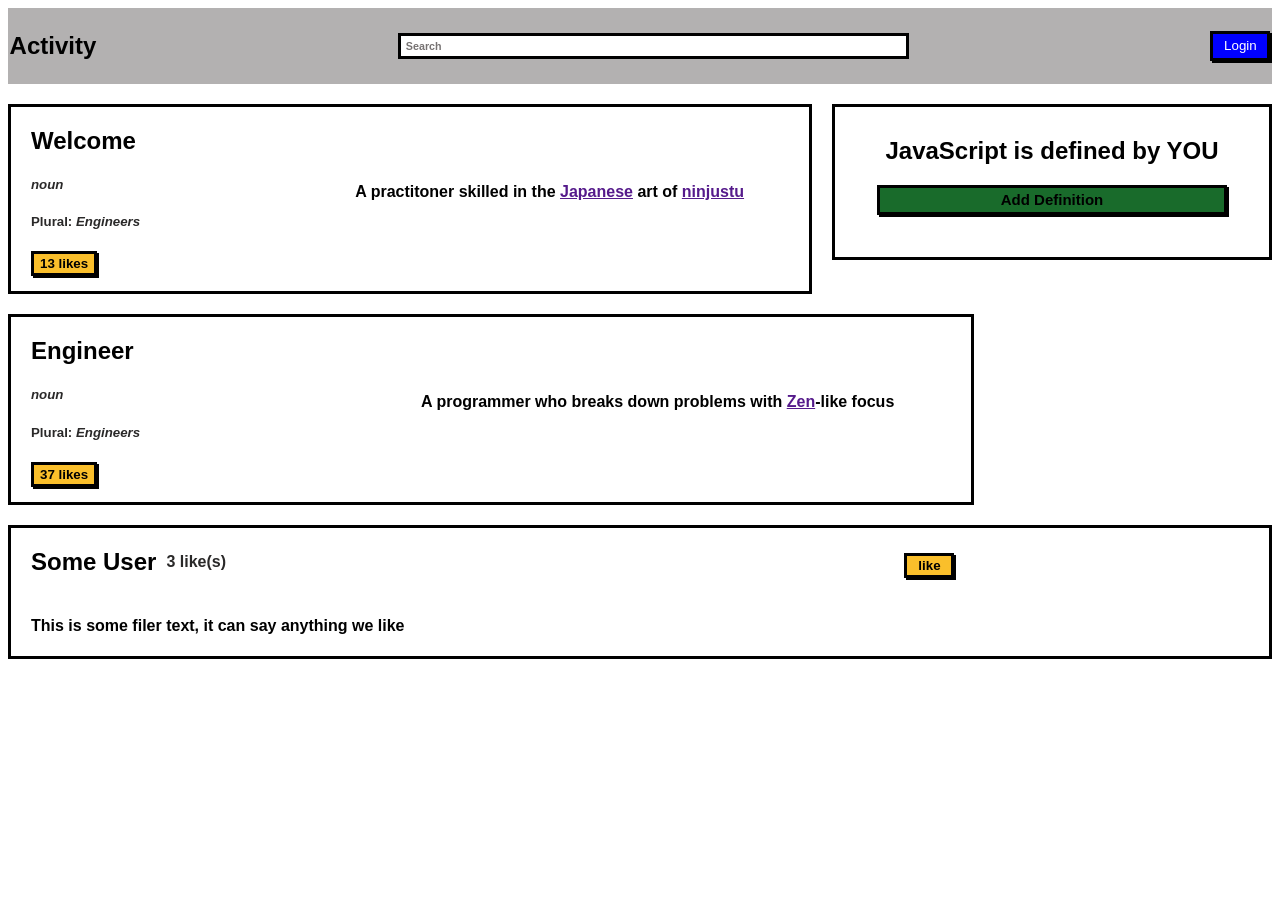
<file: JS-Exercise/ex-1.html>
<!DOCTYPE html>
<html lang="en">
<head>
    <meta charset="UTF-8">
    <meta name="viewport" content="width=device-width, initial-scale=1.0">
    <title>EX-1 For JAVA SCRIPT</title>
    <link rel="stylesheet" href="ex-1.css">
    <script src="ex-1.js" defer></script>
</head>
<body>
    <nav class="nav-bar">
        <h1 class="activity">Activity</h1>
        <h6 class="search">Search</h6>
        <button class="login-btn" onclick="changeLoginBtn()">Login</button>
    </nav>

    <div class="container">
        <div class="first-container">
            <div class="welcome-box">
                <div class="left-welcome-box">
                    <h2 class="welcome">Welcome</h2>
                    <h5 class="noun">noun</h5>
                    <h5 class="plural">Plural: <span class="noun">Engineers</span></h5>
                    <button class="likes-13-btn" onclick="cliked13Btn()">13 likes</button>
                </div>
                <div class="right-welcome-box">
                    <h4>A practitoner skilled in the <a href="">Japanese</a> art of <a href="">ninjustu</a></h4>
                </div>
            </div>
            <div class="javascript-box">
                <h2>JavaScript is defined by YOU</h2>
                <div class="add-definition">
                    <button class="add-definition-btn" onclick="removeBtn()">Add Definition</button>
                </div>
            </div>
        </div>

        <div class="sconed-container">
            <div class="engineer-box">
                <div class="left-engineer-box">
                    <h2>Engineer</h2>
                    <h5 class="noun">noun</h5>
                    <h5 class="plural">Plural: <span class="noun">Engineers</span></h5>
                    <button class="likes-37-btn" onclick="cliked37Btn()">37 likes</button>
                </div>
                <div class="right-engineer-box">
                    <h4>A programmer who breaks down problems with <span class="links"><a href="">Zen</a></span>-like focus</h4>
                </div>
            </div>
        </div>

        <div class="third-container">
            <div class="left-some-user-box">
                <div class="some-user-like">
                    <h2>Some User </h2>
                    <h4 class="like-3"><span class="num-of-likes">3</span> like(s)</h4>
                </div>
                <h4>This is some filer text, it can say anything we like</h4>
            </div>
            <div class="right-some-user-box">
                <button class="like-btn" onclick="addLike()">like</button>
            </div>
        </div>
    </div>
</body>
</html>
</file>
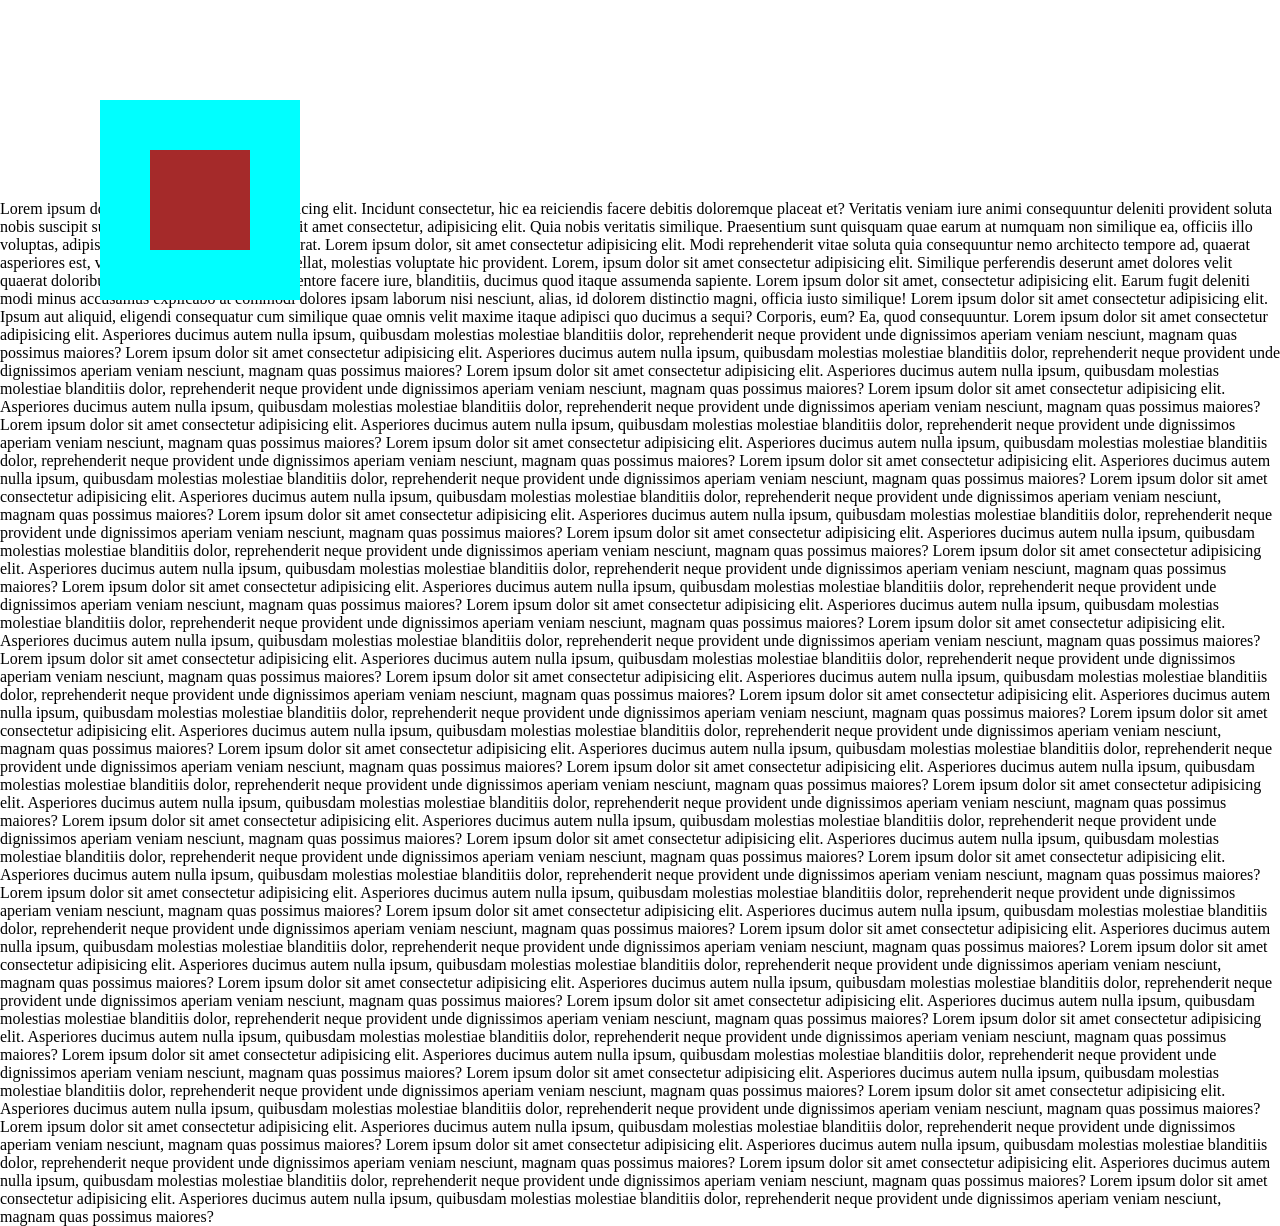
<file: sat1/8.html>
<!DOCTYPE html>
<html lang="en">
<head>
    <meta charset="UTF-8">
    <meta name="viewport" content="width=device-width, initial-scale=1.0">
    <title>Document</title>
    <link rel="stylesheet" href="sat1/8.css">
</head>
<body>
    <div class="parent">
        <div class="child"></div>
    </div>
    Lorem ipsum dolor sit amet consectetur adipisicing elit. Incidunt consectetur, hic ea reiciendis facere debitis doloremque placeat et? Veritatis veniam iure animi consequuntur deleniti provident soluta nobis suscipit sunt dolor!
    Lorem ipsum dolor sit amet consectetur, adipisicing elit. Quia nobis veritatis similique. Praesentium sunt quisquam quae earum at numquam non similique ea, officiis illo voluptas, adipisci nulla dolorum. Tenetur, quaerat.
    Lorem ipsum dolor, sit amet consectetur adipisicing elit. Modi reprehenderit vitae soluta quia consequuntur nemo architecto tempore ad, quaerat asperiores est, veritatis in repudiandae iste repellat, molestias voluptate hic provident.
    Lorem, ipsum dolor sit amet consectetur adipisicing elit. Similique perferendis deserunt amet dolores velit quaerat doloribus qui in cum quidem enim inventore facere iure, blanditiis, ducimus quod itaque assumenda sapiente.
    Lorem ipsum dolor sit amet, consectetur adipisicing elit. Earum fugit deleniti modi minus accusamus explicabo at commodi dolores ipsam laborum nisi nesciunt, alias, id dolorem distinctio magni, officia iusto similique!
    Lorem ipsum dolor sit amet consectetur adipisicing elit. Ipsum aut aliquid, eligendi consequatur cum similique quae omnis velit maxime itaque adipisci quo ducimus a sequi? Corporis, eum? Ea, quod consequuntur.
    Lorem ipsum dolor sit amet consectetur adipisicing elit. Asperiores ducimus autem nulla ipsum, quibusdam molestias molestiae blanditiis dolor, reprehenderit neque provident unde dignissimos aperiam veniam nesciunt, magnam quas possimus maiores?
    Lorem ipsum dolor sit amet consectetur adipisicing elit. Asperiores ducimus autem nulla ipsum, quibusdam molestias molestiae blanditiis dolor, reprehenderit neque provident unde dignissimos aperiam veniam nesciunt, magnam quas possimus maiores?
    Lorem ipsum dolor sit amet consectetur adipisicing elit. Asperiores ducimus autem nulla ipsum, quibusdam molestias molestiae blanditiis dolor, reprehenderit neque provident unde dignissimos aperiam veniam nesciunt, magnam quas possimus maiores?
    Lorem ipsum dolor sit amet consectetur adipisicing elit. Asperiores ducimus autem nulla ipsum, quibusdam molestias molestiae blanditiis dolor, reprehenderit neque provident unde dignissimos aperiam veniam nesciunt, magnam quas possimus maiores?
    Lorem ipsum dolor sit amet consectetur adipisicing elit. Asperiores ducimus autem nulla ipsum, quibusdam molestias molestiae blanditiis dolor, reprehenderit neque provident unde dignissimos aperiam veniam nesciunt, magnam quas possimus maiores?
    Lorem ipsum dolor sit amet consectetur adipisicing elit. Asperiores ducimus autem nulla ipsum, quibusdam molestias molestiae blanditiis dolor, reprehenderit neque provident unde dignissimos aperiam veniam nesciunt, magnam quas possimus maiores?
    Lorem ipsum dolor sit amet consectetur adipisicing elit. Asperiores ducimus autem nulla ipsum, quibusdam molestias molestiae blanditiis dolor, reprehenderit neque provident unde dignissimos aperiam veniam nesciunt, magnam quas possimus maiores?
    Lorem ipsum dolor sit amet consectetur adipisicing elit. Asperiores ducimus autem nulla ipsum, quibusdam molestias molestiae blanditiis dolor, reprehenderit neque provident unde dignissimos aperiam veniam nesciunt, magnam quas possimus maiores?
    Lorem ipsum dolor sit amet consectetur adipisicing elit. Asperiores ducimus autem nulla ipsum, quibusdam molestias molestiae blanditiis dolor, reprehenderit neque provident unde dignissimos aperiam veniam nesciunt, magnam quas possimus maiores?
    Lorem ipsum dolor sit amet consectetur adipisicing elit. Asperiores ducimus autem nulla ipsum, quibusdam molestias molestiae blanditiis dolor, reprehenderit neque provident unde dignissimos aperiam veniam nesciunt, magnam quas possimus maiores?
    Lorem ipsum dolor sit amet consectetur adipisicing elit. Asperiores ducimus autem nulla ipsum, quibusdam molestias molestiae blanditiis dolor, reprehenderit neque provident unde dignissimos aperiam veniam nesciunt, magnam quas possimus maiores?
    Lorem ipsum dolor sit amet consectetur adipisicing elit. Asperiores ducimus autem nulla ipsum, quibusdam molestias molestiae blanditiis dolor, reprehenderit neque provident unde dignissimos aperiam veniam nesciunt, magnam quas possimus maiores?
    Lorem ipsum dolor sit amet consectetur adipisicing elit. Asperiores ducimus autem nulla ipsum, quibusdam molestias molestiae blanditiis dolor, reprehenderit neque provident unde dignissimos aperiam veniam nesciunt, magnam quas possimus maiores?
    Lorem ipsum dolor sit amet consectetur adipisicing elit. Asperiores ducimus autem nulla ipsum, quibusdam molestias molestiae blanditiis dolor, reprehenderit neque provident unde dignissimos aperiam veniam nesciunt, magnam quas possimus maiores?
    Lorem ipsum dolor sit amet consectetur adipisicing elit. Asperiores ducimus autem nulla ipsum, quibusdam molestias molestiae blanditiis dolor, reprehenderit neque provident unde dignissimos aperiam veniam nesciunt, magnam quas possimus maiores?
    Lorem ipsum dolor sit amet consectetur adipisicing elit. Asperiores ducimus autem nulla ipsum, quibusdam molestias molestiae blanditiis dolor, reprehenderit neque provident unde dignissimos aperiam veniam nesciunt, magnam quas possimus maiores?
    Lorem ipsum dolor sit amet consectetur adipisicing elit. Asperiores ducimus autem nulla ipsum, quibusdam molestias molestiae blanditiis dolor, reprehenderit neque provident unde dignissimos aperiam veniam nesciunt, magnam quas possimus maiores?
    Lorem ipsum dolor sit amet consectetur adipisicing elit. Asperiores ducimus autem nulla ipsum, quibusdam molestias molestiae blanditiis dolor, reprehenderit neque provident unde dignissimos aperiam veniam nesciunt, magnam quas possimus maiores?
    Lorem ipsum dolor sit amet consectetur adipisicing elit. Asperiores ducimus autem nulla ipsum, quibusdam molestias molestiae blanditiis dolor, reprehenderit neque provident unde dignissimos aperiam veniam nesciunt, magnam quas possimus maiores?
    Lorem ipsum dolor sit amet consectetur adipisicing elit. Asperiores ducimus autem nulla ipsum, quibusdam molestias molestiae blanditiis dolor, reprehenderit neque provident unde dignissimos aperiam veniam nesciunt, magnam quas possimus maiores?
    Lorem ipsum dolor sit amet consectetur adipisicing elit. Asperiores ducimus autem nulla ipsum, quibusdam molestias molestiae blanditiis dolor, reprehenderit neque provident unde dignissimos aperiam veniam nesciunt, magnam quas possimus maiores?
    Lorem ipsum dolor sit amet consectetur adipisicing elit. Asperiores ducimus autem nulla ipsum, quibusdam molestias molestiae blanditiis dolor, reprehenderit neque provident unde dignissimos aperiam veniam nesciunt, magnam quas possimus maiores?
    Lorem ipsum dolor sit amet consectetur adipisicing elit. Asperiores ducimus autem nulla ipsum, quibusdam molestias molestiae blanditiis dolor, reprehenderit neque provident unde dignissimos aperiam veniam nesciunt, magnam quas possimus maiores?
    Lorem ipsum dolor sit amet consectetur adipisicing elit. Asperiores ducimus autem nulla ipsum, quibusdam molestias molestiae blanditiis dolor, reprehenderit neque provident unde dignissimos aperiam veniam nesciunt, magnam quas possimus maiores?
    Lorem ipsum dolor sit amet consectetur adipisicing elit. Asperiores ducimus autem nulla ipsum, quibusdam molestias molestiae blanditiis dolor, reprehenderit neque provident unde dignissimos aperiam veniam nesciunt, magnam quas possimus maiores?
    Lorem ipsum dolor sit amet consectetur adipisicing elit. Asperiores ducimus autem nulla ipsum, quibusdam molestias molestiae blanditiis dolor, reprehenderit neque provident unde dignissimos aperiam veniam nesciunt, magnam quas possimus maiores?
    Lorem ipsum dolor sit amet consectetur adipisicing elit. Asperiores ducimus autem nulla ipsum, quibusdam molestias molestiae blanditiis dolor, reprehenderit neque provident unde dignissimos aperiam veniam nesciunt, magnam quas possimus maiores?
    Lorem ipsum dolor sit amet consectetur adipisicing elit. Asperiores ducimus autem nulla ipsum, quibusdam molestias molestiae blanditiis dolor, reprehenderit neque provident unde dignissimos aperiam veniam nesciunt, magnam quas possimus maiores?
    Lorem ipsum dolor sit amet consectetur adipisicing elit. Asperiores ducimus autem nulla ipsum, quibusdam molestias molestiae blanditiis dolor, reprehenderit neque provident unde dignissimos aperiam veniam nesciunt, magnam quas possimus maiores?
    Lorem ipsum dolor sit amet consectetur adipisicing elit. Asperiores ducimus autem nulla ipsum, quibusdam molestias molestiae blanditiis dolor, reprehenderit neque provident unde dignissimos aperiam veniam nesciunt, magnam quas possimus maiores?
    Lorem ipsum dolor sit amet consectetur adipisicing elit. Asperiores ducimus autem nulla ipsum, quibusdam molestias molestiae blanditiis dolor, reprehenderit neque provident unde dignissimos aperiam veniam nesciunt, magnam quas possimus maiores?
    Lorem ipsum dolor sit amet consectetur adipisicing elit. Asperiores ducimus autem nulla ipsum, quibusdam molestias molestiae blanditiis dolor, reprehenderit neque provident unde dignissimos aperiam veniam nesciunt, magnam quas possimus maiores?
    Lorem ipsum dolor sit amet consectetur adipisicing elit. Asperiores ducimus autem nulla ipsum, quibusdam molestias molestiae blanditiis dolor, reprehenderit neque provident unde dignissimos aperiam veniam nesciunt, magnam quas possimus maiores?
    Lorem ipsum dolor sit amet consectetur adipisicing elit. Asperiores ducimus autem nulla ipsum, quibusdam molestias molestiae blanditiis dolor, reprehenderit neque provident unde dignissimos aperiam veniam nesciunt, magnam quas possimus maiores?
    Lorem ipsum dolor sit amet consectetur adipisicing elit. Asperiores ducimus autem nulla ipsum, quibusdam molestias molestiae blanditiis dolor, reprehenderit neque provident unde dignissimos aperiam veniam nesciunt, magnam quas possimus maiores?
    Lorem ipsum dolor sit amet consectetur adipisicing elit. Asperiores ducimus autem nulla ipsum, quibusdam molestias molestiae blanditiis dolor, reprehenderit neque provident unde dignissimos aperiam veniam nesciunt, magnam quas possimus maiores?
    Lorem ipsum dolor sit amet consectetur adipisicing elit. Asperiores ducimus autem nulla ipsum, quibusdam molestias molestiae blanditiis dolor, reprehenderit neque provident unde dignissimos aperiam veniam nesciunt, magnam quas possimus maiores?
    Lorem ipsum dolor sit amet consectetur adipisicing elit. Asperiores ducimus autem nulla ipsum, quibusdam molestias molestiae blanditiis dolor, reprehenderit neque provident unde dignissimos aperiam veniam nesciunt, magnam quas possimus maiores?

    
</body>
</html>
</file>
<file: Activity/style.css>
*{
    margin-left: 50px;
    margin-right: 50px;
    margin-top: 0;
}
/*Nav style*/
nav{
    background-color: rgba(195, 194, 194, 0.878);
    display: flex;
    align-items: center;
    gap: 50px;
    justify-content: space-between;
    padding-left: 20px;
    padding-right: 20px;
    
}
.activity{
    font-family: sans-serif;
}
.search{
    background-color: #ffffff;
    border: 2px solid black;
    color: #a09797;
    font-family: 'Franklin Gothic Medium', 'Arial Narrow', Arial, sans-serif;
}
.logout{
    width: fit-content;
    height: fit-content;
    color: #ffffff;
    background-color: rgb(94, 94, 248);
    border: 2px solid black;
    font-family: sans-serif;
    box-shadow: 2px 2px 0px #000;
}

/*First Box */
.container{
    display: flex;
    gap: 0px;
    margin-top: 20px;
    margin-left: 0px;
    align-items: flex-start;
}
.left-box{
    border: 2px solid black;
    font-family: sans-serif;
    background-color: #ffffff;
    display: flex;
    justify-content: flex-start;
    flex: 3;
    align-items: center;
    gap: 5px;
    width: 100%;
}

.first-card-left{
    flex: 2;
    display: flex;
    align-items: center;
    width: 100%;
}
.right-box{
    flex: 1;
    display: flex;
    flex-direction: column;
    align-items: center;
    border: 2px solid black;
    font-family: sans-serif;
    background-color: #ffffff;
    width: 100%;

}

/*Seconed Box*/
.seconed-box{
     border: 2px solid black;
    font-family: sans-serif;
    background-color: #ffffff;
    display: flex;
    justify-content: flex-start;
    flex: 3;
    align-items: center;
    gap: 5px;
    width: 100%;
    margin-top: 10px;
}

/*Third Box*/
.third-box{
    border: 2px solid black;
    font-family: sans-serif;
    background-color: #ffffff;
    display: flex;
    justify-content: flex-start;
    flex: 3;
    align-items: center;
    gap: 5px;
    width: 100%;
    margin-top: 10px;
}
</file>
<file: formStyle.css>
h1{
    color: violet;
}
.Registration{
    color: chocolate;
}
h2{
    text-decoration: underline;
    font-family: Impact, Haettenschweiler, 'Arial Narrow Bold', sans-serif;
    font-weight: 800;
    font-style: italic;
}
</file>
<file: Apple Website/apple.css>
* {
    margin: 0;
    padding: 0;
}

nav {
    background-color: rgba(255, 255, 255, 0.8);
    backdrop-filter: blur(10px);
    height: 48px;
    position: fixed;
    top: 0;
    left: 0;
    width: 100%;
    box-sizing: border-box; 
    padding-left: 270px;
    padding-right: 270px;
    display: flex;
    justify-content: space-evenly;
    align-items: center;
    gap: 28px;
    z-index: 9999;
}

nav a i {
    font-size: 15px;
    line-height: 1;
}
nav a{
    text-decoration: none;
}

.nav-links {
    text-decoration: none;
    color: rgb(34, 32, 32);
    font-family: system-ui, -apple-system, BlinkMacSystemFont, 'Segoe UI', Roboto, Oxygen, Ubuntu, Cantarell, 'Open Sans', 'Helvetica Neue', sans-serif;
    font-size: 12px;
}

.store-menu, .mac-menu, .ipad-menu,
.iphone-menu, .watch-menu,
.vision-menu, .airpods-menu,
.tvhome-menu, .entertainment-menu,
.accessories-menu, .support-menu{
    display: none;
    position: fixed;
    top: 48px;
    left: 0;
    width: 100%;
    height: max-content;
    background-color: #ffff;
    z-index: 9998;
    flex-direction: row;
    gap: 20px;
}

.shop-container, .explore-mac-container, .explore-ipad-container,
.explore-iphone-container, .explore-watch-container,
.explore-vision-container, .explore-airpods-container,
.explore-tvhome-container, .explore-entertainment-container,
.shop-by-product-container, .explore-support-container{
    display: flex;
    flex-direction: column;
}

.shop, .explore-mac, .explore-ipad,
.explore-iphone, .explore-watch,
.explore-vision, .explore-airpods,
.explore-tvhome, .explore-entertainment,
.shop-by-product, .explore-support{
    padding-top: 40px;
    padding-bottom: 10px;
    font-family: system-ui, -apple-system, BlinkMacSystemFont, 'Segoe UI', Roboto, Oxygen, Ubuntu, Cantarell, 'Open Sans', 'Helvetica Neue', sans-serif;
    font-size: 12px;
    font-weight: 400;
    color: #86868b;
    padding-left: 270px;
}

.shop-list a, .explore-mac-list a, .explore-ipad-list a,
.explore-iphone-list a, .explore-watch-list a,
.explore-vision-list a, .explore-airpods-list a,
.explore-tvhome-list a, .explore-entertainment-list a,
.shop-by-product-list a, .explore-support-list a{
    display: flex;
    flex-direction: column;
    font-family: system-ui, -apple-system, BlinkMacSystemFont, 'Segoe UI', Roboto, Oxygen, Ubuntu, Cantarell, 'Open Sans', 'Helvetica Neue', sans-serif;
    font-size: 26px;
    font-weight: 600;
    color: #1d1d1f ;
    padding-top: 10px;
    padding-left: 270px;
}

.last-line{
    padding-bottom: 80px;
}

.quick-links-container, .shop-mac-container, .shop-ipad-container,
.shop-iphone-container, .shop-watch-container,
.shop-vision-container, .shop-airpods-container,
.shop-tvhome-container, .support-container,
.shop-by-category-container, .get-help-container{
    display: flex;
    flex-direction: column;
    
}

.quick-links-list a, .shop-mac-list a, .shop-ipad-list a,
.shop-iphone-list a, .shop-watch-list a,
.shop-vision-list a, .shop-airpods-list a,
.shop-tvhome-list a, .support-list a,
.shop-by-category-list a, .get-help-list a{
    display: flex;
    flex-direction: column;
    font-family: system-ui, -apple-system, BlinkMacSystemFont, 'Segoe UI', Roboto, Oxygen, Ubuntu, Cantarell, 'Open Sans', 'Helvetica Neue', sans-serif;
    font-size: 14px;
    font-weight: 500;
    color: #424246 ;
    padding-top: 10px;
    padding-left: 50px ;
}

.explore-mac-list .top-word, .explore-ipad-list .top-word,
.explore-iphone-list .top-word, .explore-watch-list .top-word,
.explore-vision-list .top-word, .explore-airpods-list .top-word,
.explore-support-list .top-word{
    padding-top: 30px;
}

.explore-mac-list .small-word, .explore-ipad-list .small-word,
.explore-iphone-list .small-word, .explore-watch-list .small-word,
.explore-vision-list .small-word, .explore-airpods-list .small-word,
.explore-support-list .small-word{
    font-family: system-ui, -apple-system, BlinkMacSystemFont, 'Segoe UI', Roboto, Oxygen, Ubuntu, Cantarell, 'Open Sans', 'Helvetica Neue', sans-serif;
    font-size: 14px;
    font-weight: 500;
    color: #424246 ;
}

.quick-links, .shop-mac, .shop-ipad,
.shop-iphone, .shop-watch,
.shop-vision, .shop-airpods,
.shop-tvhome, .support,
.shop-by-category, .get-help{
    padding-left: 50px ;
    padding-top: 40px;
    padding-bottom: 10px;
    font-family: system-ui, -apple-system, BlinkMacSystemFont, 'Segoe UI', Roboto, Oxygen, Ubuntu, Cantarell, 'Open Sans', 'Helvetica Neue', sans-serif;
    font-size: 12px;
    font-weight: 400;
    color: #86868b;
}

.shop-special-stores-container, .more-from-mac-container, .more-from-ipad-container,
.more-from-iphone-container, .more-from-watch-container,
.more-from-vision-container, .more-from-airpods-container,
.more-from-tvhome-container, .more-to-explore-container, .helpful-topics-container{
    display: flex;
    flex-direction: column;
    padding-left: 20px;
}

.shop-special-stores, .more-from-mac, .more-from-ipad,
.more-from-iphone, .more-from-watch,
.more-from-vision, .more-from-airpods,
.more-from-tvhome, .more-to-explore, .helpful-topics{
    padding-bottom: 10px;
    padding-top: 40px;
    font-family: system-ui, -apple-system, BlinkMacSystemFont, 'Segoe UI', Roboto, Oxygen, Ubuntu, Cantarell, 'Open Sans', 'Helvetica Neue', sans-serif;
    font-size: 12px;
    font-weight: 400;
    color: #86868b;
}

.shop-special-stores-list a, .more-from-mac-list a, .more-from-ipad-list a,
.more-from-iphone-list a, .more-from-watch-list a,
.more-from-vision-list a, .more-from-airpods-list a,
.more-from-tvhome-list a, .more-to-explore-list a, .helpful-topics-list a{
    display: flex;
    flex-direction: column;
    font-family: system-ui, -apple-system, BlinkMacSystemFont, 'Segoe UI', Roboto, Oxygen, Ubuntu, Cantarell, 'Open Sans', 'Helvetica Neue', sans-serif;
    font-size: 14px;
    font-weight: 500;
    color: #424246 ;
    padding-top: 10px;
    padding-right: 30px ;
}

.first-container{
    position: relative;
    width: 100%;
    height: 90vh;
    overflow: hidden;
    margin-top: 48px;
    text-align: center;
}

#surprise-and-shine{
    padding-top: 420px;
    font-family: system-ui, -apple-system, sans-serif;
    color: rgba(255, 255, 255, 0.95);
    font-size: 56px;
    font-weight: 600;
    position: relative;
    z-index: 2;
}

#apple-event{
    font-size: 24px;
    font-family: system-ui, -apple-system, sans-serif;
    position: relative;
    z-index: 2;
    padding-top: 10px;
    padding-bottom: 20px;
    font-weight: 400;
    color: rgba(255, 255, 255, 0.9);
}

#img-one{
    position: absolute;
    top: 0;
    left: 0;
    width: 100%;
    height: 100%;
    object-fit: cover;
    object-position: center;
    z-index: 1;
}

.add-to-calender-btn-container {
    text-align: center;
    margin-top: 20px;
}

.add-to-calender-btn {
    font-family: system-ui, -apple-system, BlinkMacSystemFont, 'Segoe UI', Roboto, sans-serif;
    color: #333;
    background-color: white;
    font-size: 18px;
    padding: 12px 24px;
    border: none;
    border-radius: 30px;
    box-shadow: 0 4px 10px rgba(0, 0, 0, 0.15);
    position: relative;
    z-index: 2;
    display: inline-block;
}

.start {
    position: relative;
    width: 100%;
    height: 90vh;
    overflow: hidden;
    text-align: center;
    background-color: #f5f5f7;
}

#img-two {
    position: absolute;
    top: 0;
    left: 0;
    width: 100%;
    height: 100%;
    object-fit: cover;
    object-position: center;
    z-index: 1;
}

#iphone {
    padding-top: 60px;
    padding-bottom: 6px;
    font-family: system-ui, -apple-system, sans-serif;
    color: #1d1d1f; 
    font-size: 56px;
    font-weight: 600;
    position: relative;
    z-index: 2;
}

#ads-sen {
    font-size: 24px;
    font-family: system-ui, -apple-system, sans-serif;
    position: relative;
    z-index: 2;
    padding-bottom: 20px;
    color: #1d1d1f;
    font-weight: 400;
}

.button {
    display: flex;
    justify-content: center;
    gap: 15px;
    position: relative;
    z-index: 2;
}

#btn-learn-more {
    width: 130px;
    height: 44px;
    background-color: #0071e3;
    color: white;
    border-radius: 20px;
    border: none;
    font-size: 17px;
    cursor: pointer;
    display: flex;
    align-items: center;
    justify-content: center;
}

#btn-shop-iphone {
    width: 130px;
    height: 44px;
    background-color: transparent;
    border: 1px solid #0071e3;
    color: #0071e3;
    border-radius: 20px;
    font-size: 17px;
    cursor: pointer;
    display: flex;
    align-items: center;
    justify-content: center;
}

.space {
    height: 10px;
    width: 100%;
    background-color: white;
}

.second {
    position: relative;
    width: 100%;
    height: 90vh;
    overflow: hidden;
    text-align: center;
}

#img-three {
    position: absolute;
    top: 0;
    left: 0;
    width: 100%;
    height: 100%;
    object-fit: cover;
    object-position: center;
    z-index: 1;
}

#college {
    padding-top: 60px;
    padding-bottom: 6px;
    font-family: system-ui, -apple-system, sans-serif;
    color: #1d1d1f;
    font-size: 56px;
    font-weight: 600;
    position: relative;
    z-index: 2;
}

#gift-card {
    font-size: 21px;
    font-family: system-ui, -apple-system, sans-serif;
    max-width: 650px;
    margin: 0 auto;
    padding: 0 20px;
    position: relative;
    z-index: 2;
    color: #1d1d1f;
    font-weight: 400;
}

#btn-shop {
    width: 90px;
    height: 44px;
    background-color: #0071e3;
    color: white;
    border-radius: 20px;
    border: none;
    cursor: pointer;
    display: flex;
    justify-content: center;
    align-items: center;
    margin: 20px auto 0;    
    font-family: system-ui, -apple-system, sans-serif;
    font-size: 17px;
    position: relative;
    z-index: 2;
}
</file>
<file: Box-Activity/with-flex.css>
.baby-blue-box{
    display: flex;
    flex-direction: column;
    gap: 15px;         
    padding: 15px;
    width: 600px;
    height: 500px;
    background-color: rgb(137, 175, 245);
}

.green-box{
    height: 80px;
    background-color: green;
}

.blue-pink-container{
    display: flex;
    gap: 15px;
    flex: 1;
}

.blue-box{
    width: 150px;
    background-color: blue;
}

.pink-box{
    display: flex;
    flex-direction: column;
    justify-content: space-between;
    padding: 15px;
    background-color: pink;
    flex: 1;
}

.yellow-container{
    display: flex;
    justify-content: space-between; 
    gap: 10px;
}

.yellow-box{
    flex: 1;
    height: 240px;
    background-color: yellow;
    
}

.red-box{
    height: 120px;
    gap: 10px;
    background-color: red;
}
</file>
<file: Box-Activity/with-inline.css>
.baby-blue-box {
    width: 600px;
    height: 500px;
    background-color: #87CEEB;
    padding: 10px;
    box-sizing: border-box;
}

.green-box {
    width: 100%;
    height: 70px;
    background-color: green;
    margin-bottom: 10px;
    box-sizing: border-box;
}

.blue-pink-container {
    width: 100%;
    height: 400px;
    font-size: 0;
}

.blue-box {
    display: inline-block;
    width: 150px;
    height: 100%;
    background-color: blue;
    vertical-align: top;
    margin-right: 10px;
    box-sizing: border-box;
}

.pink-box {
    display: inline-block;
    width: 418px;
    height: 100%;
    background-color: pink;
    vertical-align: top;
    padding: 10px;
    box-sizing: border-box;
    font-size: 16px;
}

.yellow-container {
    width: 100%;
    margin-bottom: 10px; 
    font-size: 0;
}

.yellow-box {
    display: inline-block;
    width: 31%;
    height: 200px;
    background-color: yellow;
    margin-right: 3.5%;
    vertical-align: top;
    box-sizing: border-box;
}

.yellow-box:last-child {
    margin-right: 0;
}

.red-box {
    width: 100%;
    height: 150px;
    background-color: red;
    box-sizing: border-box;
}
</file>
<file: css-task/navBar.css>
* {
    margin: 0;
    padding: 0;
    box-sizing: border-box;
}

nav {
    background-color: #222222;
    color: rgb(255, 255, 255);
    display: flex;
    align-items: center;
    padding: 15px 40px;
    width: 100%;
}

h1 {
    font-family: "Bitter", serif;
    font-weight: 500;
    font-size: 24px;
}

#part {
    display: flex;
    gap: 30px;
    margin-left: auto; 
    margin-right: 30px; 
}

a {
    color: rgb(255, 255, 255);
    font-family: "Bitter", serif;
    font-weight: 300;
    text-decoration: none;
    font-size: 16px;
}

button.sign-out {
    background-color: #00bcd4;
    color: rgb(255, 255, 255);
    border: none;
    padding: 8px 20px;
    font-family: "Bitter", serif;
    font-size: 15px;
    cursor: pointer;
    box-shadow: 3px 3px 0px #000000;
    font-weight: 500;
}
</file>
<file: css-task/task1style.css>
h1{
    background-color: black;
    color: #ffff;
}
span{
    color: aqua;
}
h3{
    color: rgb(255, 242, 0);
    background-color: rgb(241, 20, 174);
    text-align: center;
    font-family: 'Lucida Sans', 'Lucida Sans Regular', 'Lucida Grande', 'Lucida Sans Unicode', Geneva, Verdana, sans-serif;
    font-style: italic;
}
h4{
    color: firebrick;
    background-color: rgb(20, 237, 20);
    text-decoration: underline;
    text-align: right;
}
</file>
<file: css-task/task2.css>
#button1{
    border-radius: 30%;
    border-color: deeppink;
    background-color: darksalmon;
}
#button2{
    border-radius: 100%;
    background-color: blueviolet;

}
#button3{
    border: 3px solid black;
    background-color: rgb(5, 70, 25);
}
</file>
<file: JS-Exercise/ex-1.css>
nav {
    background-color: rgb(179, 177, 177);
    display: flex;
    align-items: center;
    justify-content: space-evenly;
    gap: 300px;
}
.activity {
    font-family: sans-serif;
}
.search {
    background-color: rgb(255, 255, 255);
    width: 500px;
    height: 20px;
    display: flex;
    align-items: center;
    font-family: sans-serif;
    color: rgb(119, 115, 115);
    padding-left: 5px;
    border-style: solid;
    border-width: 3px;
    border-color: black;
}
.login-btn {
    width: 60px;
    height: 30px;
    font-family: sans-serif;
    display: flex;
    align-items: center;
    justify-content: center;
    background-color: blue;
    color: rgb(254, 254, 254);
    border: 3px solid black;
    box-shadow: 2px 2px 0px 0px black;
}

.first-container{
    display: flex;
    padding-top: 20px;
    gap: 20px;
    padding-bottom: 20px;
}
.welcome-box{
    width: 950px;
    display: flex;
    border: 3px solid black;
    padding-left: 20px;
    padding-bottom: 15px;
    font-family: sans-serif;
}
.left-welcome-box{
    flex: 1;
}
.right-welcome-box{
    display: flex;
    justify-content: center;
    align-items: center;
    flex: 2;
}
.noun{
    color: rgb(42, 41, 41);
    font-family: sans-serif;
    font-style: italic;
}
.plural{
    color: rgb(42, 41, 41);
    font-family: sans-serif;
}
.likes-13-btn{
    background-color: rgb(250, 191, 43);
    border: 3px solid black;
    color: black;
    box-shadow: 2px 2px 0px 0px black;
    height: 25px;
    font-weight: bold;
    display: flex;
    justify-content: center;
    align-items: center;
}

.sconed-container{
    padding-bottom: 20px;
}
.javascript-box{
    width: 530px;
    border: 3px solid black;
    height: 150px;
}
.javascript-box h2{
    display: flex;
    justify-content: center;
    font-family: sans-serif;
    padding-top: 10px;
}
.add-definition{
    display: flex;
    justify-content: center;
}
.add-definition-btn{
    width: 350px;
    height: 30px; 
    font-size: 15px;
    font-weight: bold;
    background-color: rgb(25, 107, 43);
    color: black;
    font-family: sans-serif;
    text-align: center;
    border: 3px solid black;
    box-shadow: 2px 2px 0px 0px black;
}

.engineer-box{
    width: 940px;
    display: flex;
    border: 3px solid black;
    padding-left: 20px;
    padding-bottom: 15px;
    font-family: sans-serif;
}
.left-engineer-box{
    flex: 1;
}
.right-engineer-box{
    display: flex;
    justify-content: center;
    align-items: center;
    flex: 2;
}
.likes-37-btn{
    background-color: rgb(250, 191, 43);
    border: 3px solid black;
    color: black;
    box-shadow: 2px 2px 0px 0px black;
    height: 25px;
    font-weight: bold;
}

.third-container{
    border: 3px solid black;
    padding-left: 20px;
    font-family: sans-serif;
    display: flex;
}
.right-some-user-box{
    display: flex;
    justify-content: center;
    padding-top: 25px;
    padding-left: 500px;
}
.some-user-like{
    display: flex;
    gap: 10px;
    align-items: center;
}
.like-3{
    color: rgb(42, 41, 41);
}
.like-btn{
    width: 50px;
    background-color: rgb(250, 191, 43);
    border: 3px solid black;
    color: black;
    box-shadow: 2px 2px 0px 0px black;
    height: 25px;
    font-weight: bold;
}
</file>
<file: sat1/sat1/8.css>
*{
    margin: 0;
    padding: 0;

}
.parent{
    width: 200px;
    height: 200px;
    background-color: aqua;
    position: sticky;
    top: 100px;
    left: 100px;
}
.child{
    width: 100px;
    height: 100px;
    background-color: brown;
    position: absolute;
    top: 50px;
    left: 50px;
}
</file>
